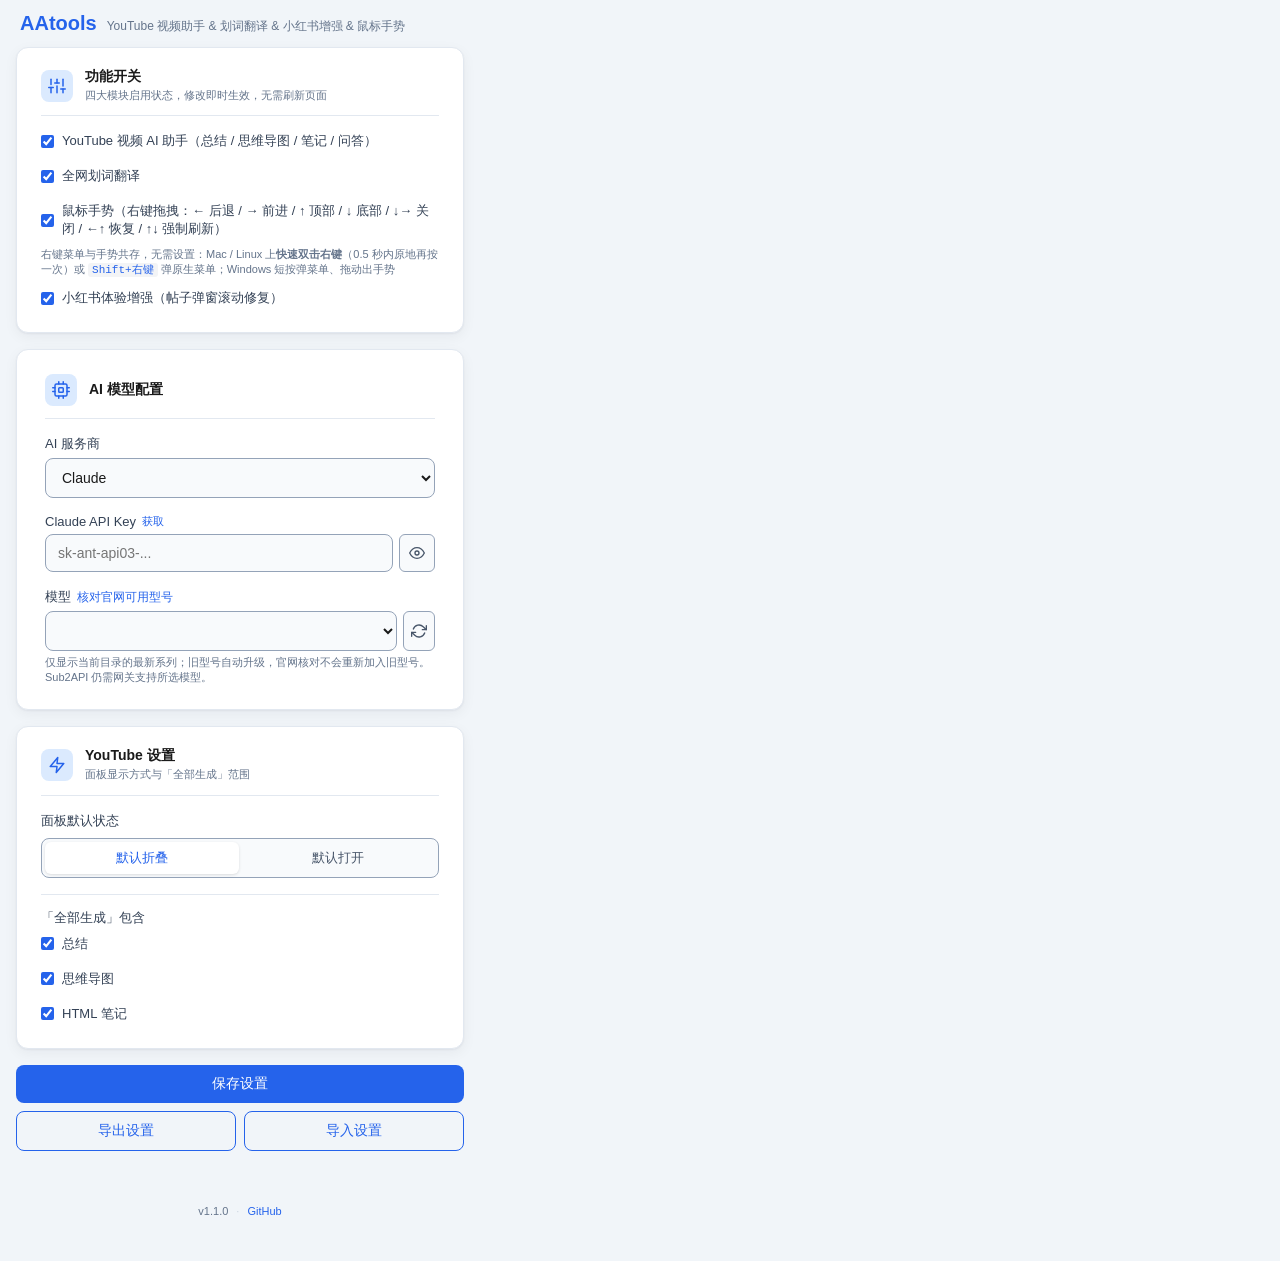
<file: options.html>
<!DOCTYPE html>
<html lang="zh-CN">
<head>
  <meta charset="UTF-8">
  <link rel="stylesheet" href="options.css">
</head>
<body>
  <div class="container">
    <div class="header">
      <h1>AAtools</h1>
      <span class="subtitle">YouTube 视频助手 & 划词翻译 & 小红书增强 & 鼠标手势</span>
    </div>

    <!-- Card: 功能开关 -->
    <div class="card">
      <div class="card-header">
        <div class="card-header-icon">
          <svg viewBox="0 0 24 24" fill="none" stroke="currentColor" stroke-width="2" stroke-linecap="round" stroke-linejoin="round"><line x1="4" y1="21" x2="4" y2="14"/><line x1="4" y1="10" x2="4" y2="3"/><line x1="12" y1="21" x2="12" y2="12"/><line x1="12" y1="8" x2="12" y2="3"/><line x1="20" y1="21" x2="20" y2="16"/><line x1="20" y1="12" x2="20" y2="3"/><line x1="1" y1="14" x2="7" y2="14"/><line x1="9" y1="8" x2="15" y2="8"/><line x1="17" y1="16" x2="23" y2="16"/></svg>
        </div>
        <div>
          <div class="card-title">功能开关</div>
          <div class="card-desc">四大模块启用状态，修改即时生效，无需刷新页面</div>
        </div>
      </div>
      <div class="field">
        <label class="checkbox-label"><input type="checkbox" id="enableYoutube" checked> YouTube 视频 AI 助手（总结 / 思维导图 / 笔记 / 问答）</label>
      </div>
      <div class="field">
        <label class="checkbox-label"><input type="checkbox" id="enableTranslate" checked> 全网划词翻译</label>
      </div>
      <div class="field">
        <label class="checkbox-label"><input type="checkbox" id="enableGestures" checked> 鼠标手势（右键拖拽：← 后退 / → 前进 / ↑ 顶部 / ↓ 底部 / ↓→ 关闭 / ←↑ 恢复 / ↑↓ 强制刷新）</label>
        <div class="hint">右键菜单与手势共存，无需设置：Mac / Linux 上<b>快速双击右键</b>（0.5 秒内原地再按一次）或 <code>Shift+右键</code> 弹原生菜单；Windows 短按弹菜单、拖动出手势</div>
      </div>
      <div class="field">
        <label class="checkbox-label"><input type="checkbox" id="enableXhs" checked> 小红书体验增强（帖子弹窗滚动修复）</label>
      </div>
    </div>

    <!-- Card 1: AI 模型配置 -->
    <div class="card card-hero">
      <div class="card-header">
        <div class="card-header-icon">
          <svg viewBox="0 0 24 24" fill="none" stroke="currentColor" stroke-width="2" stroke-linecap="round" stroke-linejoin="round">
            <rect x="4" y="4" width="16" height="16" rx="2"/><rect x="9" y="9" width="6" height="6" rx="1"/>
            <path d="M9 1v3M15 1v3M9 20v3M15 20v3M20 9h3M20 14h3M1 9h3M1 14h3"/>
          </svg>
        </div>
        <div class="card-title">AI 模型配置</div>
      </div>

      <div class="field">
        <label for="providerSelect">AI 服务商</label>
        <select id="providerSelect">
          <option value="claude">Claude</option>
          <option value="openai">OpenAI</option>
          <option value="chatgpt">ChatGPT（订阅额度）</option>
          <option value="gemini">Gemini</option>
          <option value="minimax">MiniMax</option>
          <option value="deepseek">DeepSeek</option>
          <option value="kimi">Kimi</option>
          <option value="sub2api">Sub2API（中转网关）</option>
        </select>
      </div>

      <div class="field" id="sub2apiBaseUrlField" style="display:none">
        <div class="label-row">
          <label for="sub2apiBaseUrl"><span>Sub2API Base URL</span></label>
          <button type="button" id="authorizeSub2api" class="btn-link">授权域名</button>
        </div>
        <input type="text" id="sub2apiBaseUrl" placeholder="https://your-sub2api.example.com">
        <div class="hint">中转网关地址，只填到域名即可。粘贴时带上 <code>/v1</code>、<code>/v1beta</code> 或 <code>/v1/messages</code> 等路径后缀会自动剥离。使用前需授权对应域名；仅允许 HTTPS，localhost 可用 HTTP。模型按前缀自动选格式。</div>
      </div>

      <div class="field" id="chatgptAuthField" style="display:none">
        <div class="label-row">
          <label for="chatgptAuthPaste"><span>ChatGPT 订阅授权</span></label>
          <button type="button" id="chatgptAuthClear" class="btn-link">清除授权</button>
        </div>
        <textarea id="chatgptAuthPaste" rows="3" placeholder="粘贴 ~/.codex/auth.json 的完整内容（需先在终端运行 codex login 登录 ChatGPT 账号）"></textarea>
        <div class="hint" id="chatgptAuthStatus">未配置</div>
        <div class="hint">复制凭据到剪贴板后回来粘贴——<br>macOS：<code>cat ~/.codex/auth.json | pbcopy</code><br>Windows：<code>type %USERPROFILE%\.codex\auth.json | clip</code><br>没有该文件则先运行 <code>codex login</code> 用 ChatGPT 账号登录。</div>
        <div class="hint">走 chatgpt.com 的 Codex 通道，消耗 ChatGPT 订阅额度而非 API 计费。凭据仅存本机（storage.local），不随设置同步/导出；access token 过期后自动用 refresh token 刷新。</div>
      </div>

      <div class="field" id="apiKeyField">
        <label for="currentKey">
          <span id="keyLabel">Claude API Key</span>
          <a id="helpLink" href="https://console.anthropic.com/settings/keys" target="_blank" class="help-link">获取</a>
        </label>
        <div class="input-wrap">
          <input type="password" id="currentKey" placeholder="sk-ant-api03-...">
          <button id="toggleKey" class="btn-icon" title="显示/隐藏">
            <svg viewBox="0 0 24 24" fill="none" stroke="currentColor" stroke-width="2" stroke-linecap="round" stroke-linejoin="round"><path d="M1 12s4-8 11-8 11 8 11 8-4 8-11 8-11-8-11-8z"/><circle cx="12" cy="12" r="3"/></svg>
          </button>
        </div>
      </div>

      <div class="field">
        <label for="model">
          <span>模型</span>
          <button id="fetchModels" class="btn-link">核对官网可用型号</button>
        </label>
        <div class="input-wrap">
          <select id="model"></select>
          <button id="fetchModelsBtn" class="btn-icon" title="核对当前最新型号的可用性">
            <svg viewBox="0 0 24 24" fill="none" stroke="currentColor" stroke-width="2" stroke-linecap="round" stroke-linejoin="round"><polyline points="23 4 23 10 17 10"/><polyline points="1 20 1 14 7 14"/><path d="M3.51 9a9 9 0 0 1 14.85-3.36L23 10M1 14l4.64 4.36A9 9 0 0 0 20.49 15"/></svg>
          </button>
        </div>
        <div class="hint">仅显示当前目录的最新系列；旧型号自动升级，官网核对不会重新加入旧型号。Sub2API 仍需网关支持所选模型。</div>
      </div>
    </div>

    <!-- Card: YouTube 设置 -->
    <div class="card">
      <div class="card-header">
        <div class="card-header-icon">
          <svg viewBox="0 0 24 24" fill="none" stroke="currentColor" stroke-width="2" stroke-linecap="round" stroke-linejoin="round"><polygon points="13 2 3 14 12 14 11 22 21 10 12 10 13 2"/></svg>
        </div>
        <div>
          <div class="card-title">YouTube 设置</div>
          <div class="card-desc">面板显示方式与「全部生成」范围</div>
        </div>
      </div>
      <div class="settings-subsection">
        <div class="setting-label" id="youtubePanelDefaultLabel">面板默认状态</div>
        <div class="segmented-control" role="radiogroup" aria-labelledby="youtubePanelDefaultLabel">
          <label class="segmented-option">
            <input type="radio" id="youtubePanelDefaultCollapsed" name="youtubePanelDefaultState" value="collapsed" checked>
            <span>默认折叠</span>
          </label>
          <label class="segmented-option">
            <input type="radio" id="youtubePanelDefaultOpen" name="youtubePanelDefaultState" value="open">
            <span>默认打开</span>
          </label>
        </div>
      </div>
      <div class="settings-subsection settings-subsection-divided">
        <div class="setting-label">「全部生成」包含</div>
        <div class="field">
          <label class="checkbox-label"><input type="checkbox" id="generateAllSummary" checked> 总结</label>
        </div>
        <div class="field">
          <label class="checkbox-label"><input type="checkbox" id="generateAllMindmap" checked> 思维导图</label>
        </div>
        <div class="field">
          <label class="checkbox-label"><input type="checkbox" id="generateAllHtml" checked> HTML 笔记</label>
        </div>
      </div>
    </div>

    <button id="save" class="btn-primary">保存设置</button>
    <div class="settings-actions">
      <button id="exportSettings" class="btn-secondary">导出设置</button>
      <button id="importSettings" class="btn-secondary">导入设置</button>
      <input type="file" id="importFile" accept=".json" hidden>
    </div>
    <div id="status" class="status"></div>

    <div class="footer">
      <span id="version-badge">v1.1.0</span>
      <span class="footer-sep">&middot;</span>
      <a href="https://github.com/sfz001/AAtools" target="_blank">GitHub</a>
    </div>
  </div>
  <script src="models.js"></script>
  <script src="options.js"></script>
</body>
</html>
</file>
<file: options.css>
/* ── CSS 变量（Light 主题）─────────────────────────── */
:root {
  --color-primary: #2563eb;
  --color-primary-hover: #1d4ed8;
  --color-primary-light: #dbeafe;
  --color-primary-bg: #eff6ff;
  --color-primary-border: #93c5fd;
  --color-primary-muted: #60a5fa;

  --color-text-primary: #1a1a1a;
  --color-text-secondary: #334155;
  --color-text-tertiary: #475569;
  --color-text-muted: #64748b;

  --color-bg-page: #f1f5f9;
  --color-bg-card: #fff;
  --color-bg-input: #f8fafc;
  --color-bg-input-focus: #fff;
  --color-bg-code: #f3f4f6;

  --color-border: #cbd5e1;
  --color-border-light: #e2e8f0;
  --color-border-input: #94a3b8;

  --shadow-card: 0 1px 2px rgba(15, 23, 42, 0.05), 0 4px 14px rgba(15, 23, 42, 0.05);
  --shadow-card-hover: 0 2px 6px rgba(15, 23, 42, 0.08), 0 10px 24px rgba(15, 23, 42, 0.07);

  --color-success: #16a34a;
  --color-error: #dc2626;

  --radius-card: 12px;
  --radius-input: 8px;
}

/* ── Dark 主题 ─────────────────────────────────────── */
@media (prefers-color-scheme: dark) {
  :root {
    --color-primary: #60a5fa;
    --color-primary-hover: #93c5fd;
    --color-primary-light: #172554;
    --color-primary-bg: #0f172a;
    --color-primary-border: #1d4ed8;
    --color-primary-muted: #3b82f6;

    --color-text-primary: #f8fafc;
    --color-text-secondary: #e2e8f0;
    --color-text-tertiary: #cbd5e1;
    --color-text-muted: #94a3b8;

    --color-bg-page: #0f172a;
    --color-bg-card: #111827;
    --color-bg-input: #1e293b;
    --color-bg-input-focus: #243247;
    --color-bg-code: #172554;

    --color-border: #475569;
    --color-border-light: #334155;
    --color-border-input: #64748b;

    --shadow-card: 0 1px 3px rgba(0, 0, 0, 0.2), 0 4px 16px rgba(0, 0, 0, 0.15);
    --shadow-card-hover: 0 2px 8px rgba(0, 0, 0, 0.3), 0 8px 24px rgba(0, 0, 0, 0.2);

    --color-success: #4ade80;
    --color-error: #f87171;
  }
}

/* ── 基础 ──────────────────────────────────────────── */
* { margin: 0; padding: 0; box-sizing: border-box; }

body {
  font-family: -apple-system, BlinkMacSystemFont, "Segoe UI", Roboto, sans-serif;
  font-size: 14px;
  color: var(--color-text-primary);
  background: var(--color-bg-page);
  min-height: 100vh;
  width: 480px;
}

/* ── 容器（无自身背景，卡片自带）───────────────────── */
.container {
  max-width: 640px;
  margin: 0 auto;
  padding: 12px 16px;
}

/* ── 页头 ──────────────────────────────────────────── */
.header {
  display: flex;
  align-items: baseline;
  gap: 10px;
  margin-bottom: 12px;
  padding: 0 4px;
}

h1 {
  font-size: 20px;
  font-weight: 700;
  color: var(--color-primary);
}

.subtitle {
  font-size: 12px;
  color: var(--color-text-muted);
}

/* ── 卡片 ──────────────────────────────────────────── */
.card {
  background: var(--color-bg-card);
  border: 1px solid var(--color-border-light);
  border-radius: var(--radius-card);
  box-shadow: var(--shadow-card);
  padding: 20px 24px;
  margin-bottom: 16px;
  transition: box-shadow 0.2s, border-color 0.2s;
}

.card:hover {
  box-shadow: var(--shadow-card-hover);
  border-color: var(--color-primary-border);
}

.card-hero {
  padding: 24px 28px;
}

.card-hero .field {
  margin-bottom: 16px;
}

.card-hero select,
.card-hero input {
  padding: 10px 12px;
  font-size: 14px;
}

.card-header {
  display: flex;
  align-items: center;
  gap: 12px;
  margin-bottom: 16px;
  padding-bottom: 12px;
  border-bottom: 1px solid var(--color-border-light);
}

.card-header-icon {
  display: flex;
  align-items: center;
  justify-content: center;
  width: 32px;
  height: 32px;
  border-radius: 8px;
  background: var(--color-primary-light);
  color: var(--color-primary);
  flex-shrink: 0;
}

.card-header-icon svg {
  width: 18px;
  height: 18px;
}

.card-title {
  font-size: 14px;
  font-weight: 600;
  color: var(--color-text-primary);
}

.card-desc {
  font-size: 11px;
  color: var(--color-text-muted);
  margin-top: 2px;
  line-height: 1.4;
}

/* ── 表单字段 ──────────────────────────────────────── */
.field {
  margin-bottom: 12px;
}

.field:last-child {
  margin-bottom: 0;
}

.settings-subsection-divided {
  margin-top: 16px;
  padding-top: 14px;
  border-top: 1px solid var(--color-border-light);
}

.setting-label {
  margin-bottom: 8px;
  color: var(--color-text-secondary);
  font-size: 13px;
  font-weight: 500;
}

.segmented-control {
  display: grid;
  grid-template-columns: repeat(2, minmax(0, 1fr));
  gap: 3px;
  padding: 3px;
  background: var(--color-bg-input);
  border: 1px solid var(--color-border-input);
  border-radius: var(--radius-input);
}

.segmented-option {
  position: relative;
  display: block;
  margin: 0;
  cursor: pointer;
  user-select: none;
}

.segmented-option input[type="radio"] {
  position: absolute;
  width: 1px;
  height: 1px;
  padding: 0;
  margin: -1px;
  overflow: hidden;
  clip: rect(0, 0, 0, 0);
  clip-path: inset(50%);
  white-space: nowrap;
  border: 0;
}

.segmented-option span {
  display: flex;
  align-items: center;
  justify-content: center;
  min-height: 32px;
  padding: 6px 10px;
  color: var(--color-text-tertiary);
  border-radius: 6px;
  font-size: 13px;
  font-weight: 500;
  transition: color 0.15s, background 0.15s, box-shadow 0.15s;
}

.segmented-option:hover span {
  color: var(--color-text-primary);
}

.segmented-option input:checked + span {
  color: var(--color-primary);
  background: var(--color-bg-card);
  box-shadow: 0 1px 3px rgba(0, 0, 0, 0.12);
}

.segmented-option input:focus-visible + span {
  outline: 2px solid var(--color-primary);
  outline-offset: 1px;
}

label {
  display: flex;
  align-items: center;
  gap: 6px;
  font-size: 13px;
  font-weight: 500;
  margin-bottom: 5px;
  color: var(--color-text-secondary);
}

.label-row {
  display: flex;
  justify-content: space-between;
  align-items: center;
  margin-bottom: 5px;
}

.label-row label {
  margin-bottom: 0;
}


.help-link {
  font-size: 11px;
  color: var(--color-primary);
  text-decoration: none;
  font-weight: 400;
}
.help-link:hover { text-decoration: underline; }

.input-wrap {
  display: flex;
  gap: 6px;
}

.input-wrap input {
  flex: 1;
}

/* ── 输入控件 ──────────────────────────────────────── */
input, select, textarea {
  width: 100%;
  padding: 8px 10px;
  border: 1px solid var(--color-border-input);
  border-radius: var(--radius-input);
  font-size: 13px;
  font-family: inherit;
  color: var(--color-text-primary);
  outline: none;
  transition: border-color 0.2s, box-shadow 0.2s, background 0.2s;
  background: var(--color-bg-input);
}

input:focus, select:focus, textarea:focus {
  border-color: var(--color-primary);
  box-shadow: 0 0 0 3px rgba(37, 99, 235, 0.14);
  background: var(--color-bg-input-focus);
}

@media (prefers-color-scheme: dark) {
  input:focus, select:focus, textarea:focus {
    box-shadow: 0 0 0 3px rgba(96, 165, 250, 0.2);
  }
}

select {
  cursor: pointer;
}

textarea {
  resize: vertical;
  font-family: 'Consolas', 'Monaco', 'Menlo', monospace;
  font-size: 12px;
  line-height: 1.6;
  min-height: 160px;
}

/* ── Checkbox ──────────────────────────────────────── */
.checkbox-label {
  display: inline-flex;
  align-items: center;
  gap: 8px;
  cursor: pointer;
  user-select: none;
}

.checkbox-label input[type="checkbox"] {
  width: auto;
  margin: 0;
  accent-color: var(--color-primary);
  cursor: pointer;
}

/* ── 提示文字 ──────────────────────────────────────── */
.hint {
  margin-top: 4px;
  font-size: 11px;
  color: var(--color-text-muted);
}

.hint code {
  background: var(--color-bg-code);
  padding: 1px 4px;
  border-radius: 3px;
  font-family: 'Consolas', monospace;
  font-size: 11px;
  color: var(--color-primary);
}

/* ── 按钮 ──────────────────────────────────────────── */
.btn-icon {
  display: flex;
  align-items: center;
  justify-content: center;
  width: 36px;
  border: 1px solid var(--color-border-input);
  border-radius: 6px;
  background: var(--color-bg-input);
  color: var(--color-text-tertiary);
  cursor: pointer;
  transition: background 0.15s, color 0.15s;
}
.btn-icon:hover {
  background: var(--color-border-light);
  color: var(--color-primary);
}
.btn-icon svg {
  width: 16px;
  height: 16px;
}

.btn-primary {
  width: 100%;
  padding: 10px;
  background: var(--color-primary);
  color: #fff;
  border: none;
  border-radius: var(--radius-input);
  font-size: 14px;
  font-weight: 500;
  cursor: pointer;
  transition: background 0.2s, transform 0.1s;
}

.btn-primary:hover { background: var(--color-primary-hover); }
.btn-primary:active { transform: scale(0.99); }

@media (prefers-color-scheme: dark) {
  .btn-primary { color: #1a1a1a; }
}

.btn-link {
  background: none;
  border: none;
  color: var(--color-primary);
  font-size: 12px;
  cursor: pointer;
}

.btn-link:hover { text-decoration: underline; }

.settings-actions {
  display: flex;
  gap: 8px;
  margin-top: 8px;
}

.btn-secondary {
  flex: 1;
  padding: 10px;
  background: transparent;
  color: var(--color-primary);
  border: 1px solid var(--color-primary);
  border-radius: var(--radius-input);
  font-size: 14px;
  font-weight: 500;
  cursor: pointer;
  transition: background 0.2s;
}

.btn-secondary:hover { background: rgba(37, 99, 235, 0.08); }
.btn-secondary:active { transform: scale(0.99); }

@media (prefers-color-scheme: dark) {
  .btn-secondary:hover { background: rgba(96, 165, 250, 0.12); }
}

/* ── 状态反馈 ──────────────────────────────────────── */
.status {
  text-align: center;
  margin-top: 10px;
  font-size: 13px;
  min-height: 20px;
}
.status.success { color: var(--color-success); }
.status.error { color: var(--color-error); }

/* ── 页脚 ──────────────────────────────────────────── */
.footer {
  display: flex;
  align-items: center;
  justify-content: center;
  gap: 8px;
  margin-top: 24px;
  padding-bottom: 32px;
  font-size: 11px;
  color: var(--color-text-muted);
}

.footer a {
  color: var(--color-primary);
  text-decoration: none;
}

.footer a:hover { text-decoration: underline; }

.footer-sep {
  color: var(--color-border);
}

/* ── 旋转动画 ──────────────────────────────────────── */
@keyframes ytx-spin {
  to { transform: rotate(360deg); }
}
.ytx-spin {
  animation: ytx-spin 0.8s linear infinite;
}

/* ── 滚动条（深色）─────────────────────────────────── */
@media (prefers-color-scheme: dark) {
  textarea::-webkit-scrollbar { width: 6px; }
  textarea::-webkit-scrollbar-track { background: transparent; }
  textarea::-webkit-scrollbar-thumb { background: #444; border-radius: 3px; }
  textarea::-webkit-scrollbar-thumb:hover { background: #555; }
}
</file>
